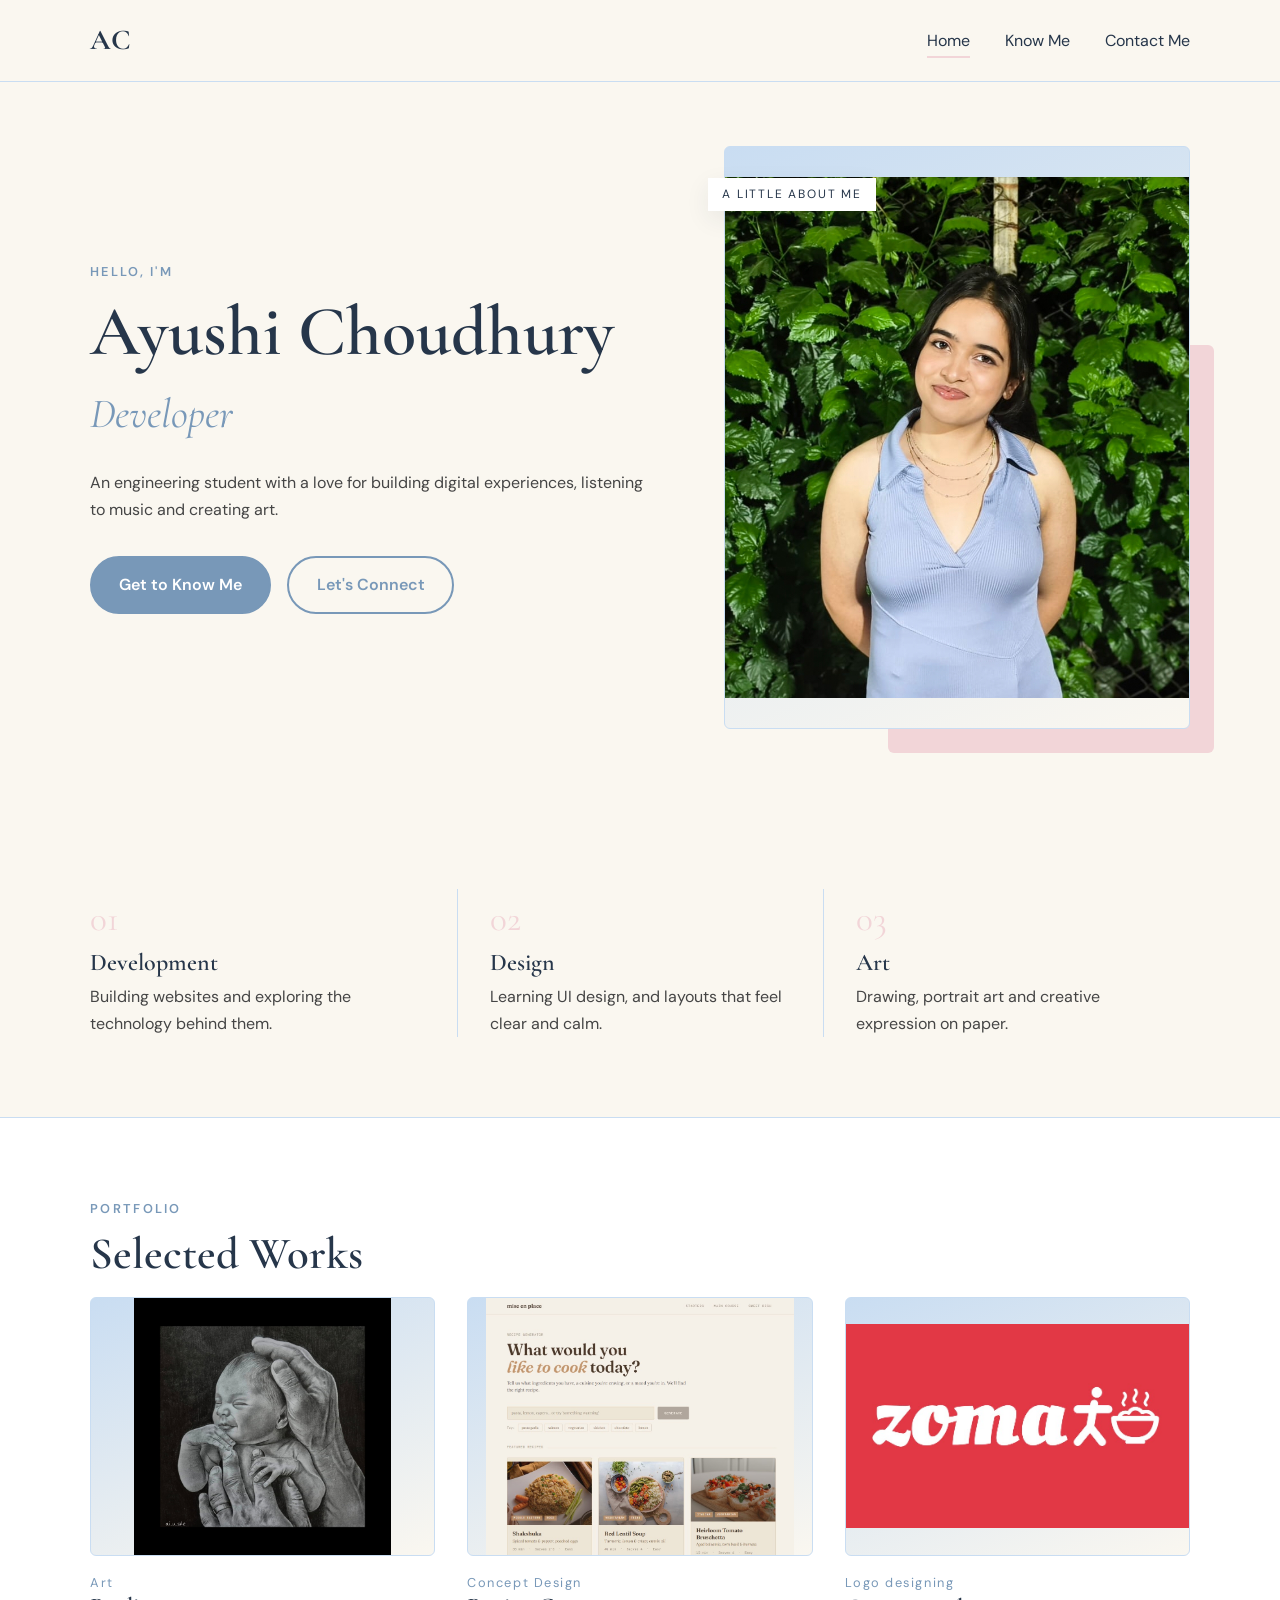
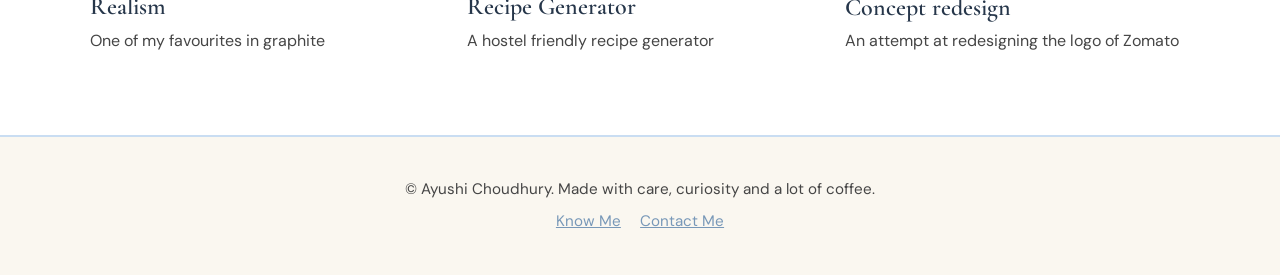
<file: index.html>
<!DOCTYPE html>
<html lang="en"><head><meta charset="UTF-8"><meta name="viewport" content="width=device-width, initial-scale=1.0">
<title>ayushi | Portfolio</title>

<link rel="preconnect" href="https://fonts.googleapis.com"><link rel="preconnect" href="https://fonts.gstatic.com" crossorigin>
<link href="https://fonts.googleapis.com/css2?family=Cormorant+Garamond:ital,wght@0,600;0,700;1,500&family=DM+Sans:wght@400;600&display=swap" rel="stylesheet">
<link rel="stylesheet" href="style.css"></head>
<body>
<header class="site-header"><nav class="container nav" aria-label="Main">
<a href="index.html" class="logo" aria-label="Home">AC</a>
<button class="menu-toggle" aria-label="Toggle menu" aria-expanded="false">&#9776;</button>
<ul class="nav-links"><li><a href="index.html" class="active" aria-current="page">Home</a></li><li><a href="about.html">Know Me</a></li><li><a href="contact.html">Contact Me</a></li></ul></nav></header>
<main>

<section class="container hero">
<div>
<p class="eyebrow">HELLO, I'M</p>
<h1>Ayushi Choudhury</h1>
<p class="role-line" aria-label="Developer, Designer and Artist">

<span class="role-wrapper" aria-hidden="true"><span class="role">Developer</span><span class="role">Designer</span><span class="role">Artist</span><span class="role">Musician</span></span></p>
<p>An engineering student with a love for building digital experiences, listening to music and creating art.</p>
<div class="button-row"><a class="btn btn-filled" href="about.html">Get to Know Me</a><a class="btn btn-outline" href="contact.html">Let's Connect</a></div>
</div>
<div class="portrait-wrap"><span class="portrait-label">A LITTLE ABOUT ME</span>

<div class="img-frame portrait"><span>Your photo here</span><img src="pictures/profile2.jpeg" alt="Portrait of ayushi" onerror="this.style.display='none'"></div></div>
</section>
<!-- WHAT I DO -->
<section class="container reveal"><div class="pillars">
<article class="pillar"><p class="num">01</p><h3>Development</h3><p>Building websites and exploring the technology behind them.</p></article>
<article class="pillar"><p class="num">02</p><h3>Design</h3><p>Learning UI design, and layouts that feel clear and calm.</p></article>
<article class="pillar"><p class="num">03</p><h3>Art</h3><p>Drawing, portrait art and creative expression on paper.</p></a></article>
</div></section>
<!-- SELECTED WORKS -->
<div class="band"><section class="container reveal"><p class="eyebrow">PORTFOLIO</p><h2>Selected Works</h2>
<div class="works">
<article class="work"><div class="img-frame "><span>Project image</span><img src="art portfolio/images/5.jpeg" alt="Screenshot of project one" onerror="this.style.display='none'"></div><p class="category">Art</p><h3>Realism</h3><p>One of my favourites in graphite</p></article>
<article class="work"><div class="img-frame "><span>Project image</span><img src="pictures/ss1.jpg" alt="Screenshot of project two" onerror="this.style.display='none'"></div><p class="category">Concept Design</p><h3>Recipe Generator</h3><p>A hostel friendly recipe generator</p></article>
<article class="work"><div class="img-frame "><span>Project image</span><img src="pictures/ss2.jpg" alt="Screenshot of project three" onerror="this.style.display='none'"></div><p class="category">Logo designing</p><h3>Concept redesign</h3><p>An attempt at redesigning the logo of Zomato</p></article>
</div></section></div>
</main>
<footer class="site-footer"><p style="margin:auto">&copy; Ayushi Choudhury. Made with care, curiosity and a lot of coffee.</p>
<p style="margin:.4rem auto 0"><a href="about.html">Know Me</a><a href="contact.html">Contact Me</a></p></footer>
<script src="script.js"></script>
</body></html>
</file>
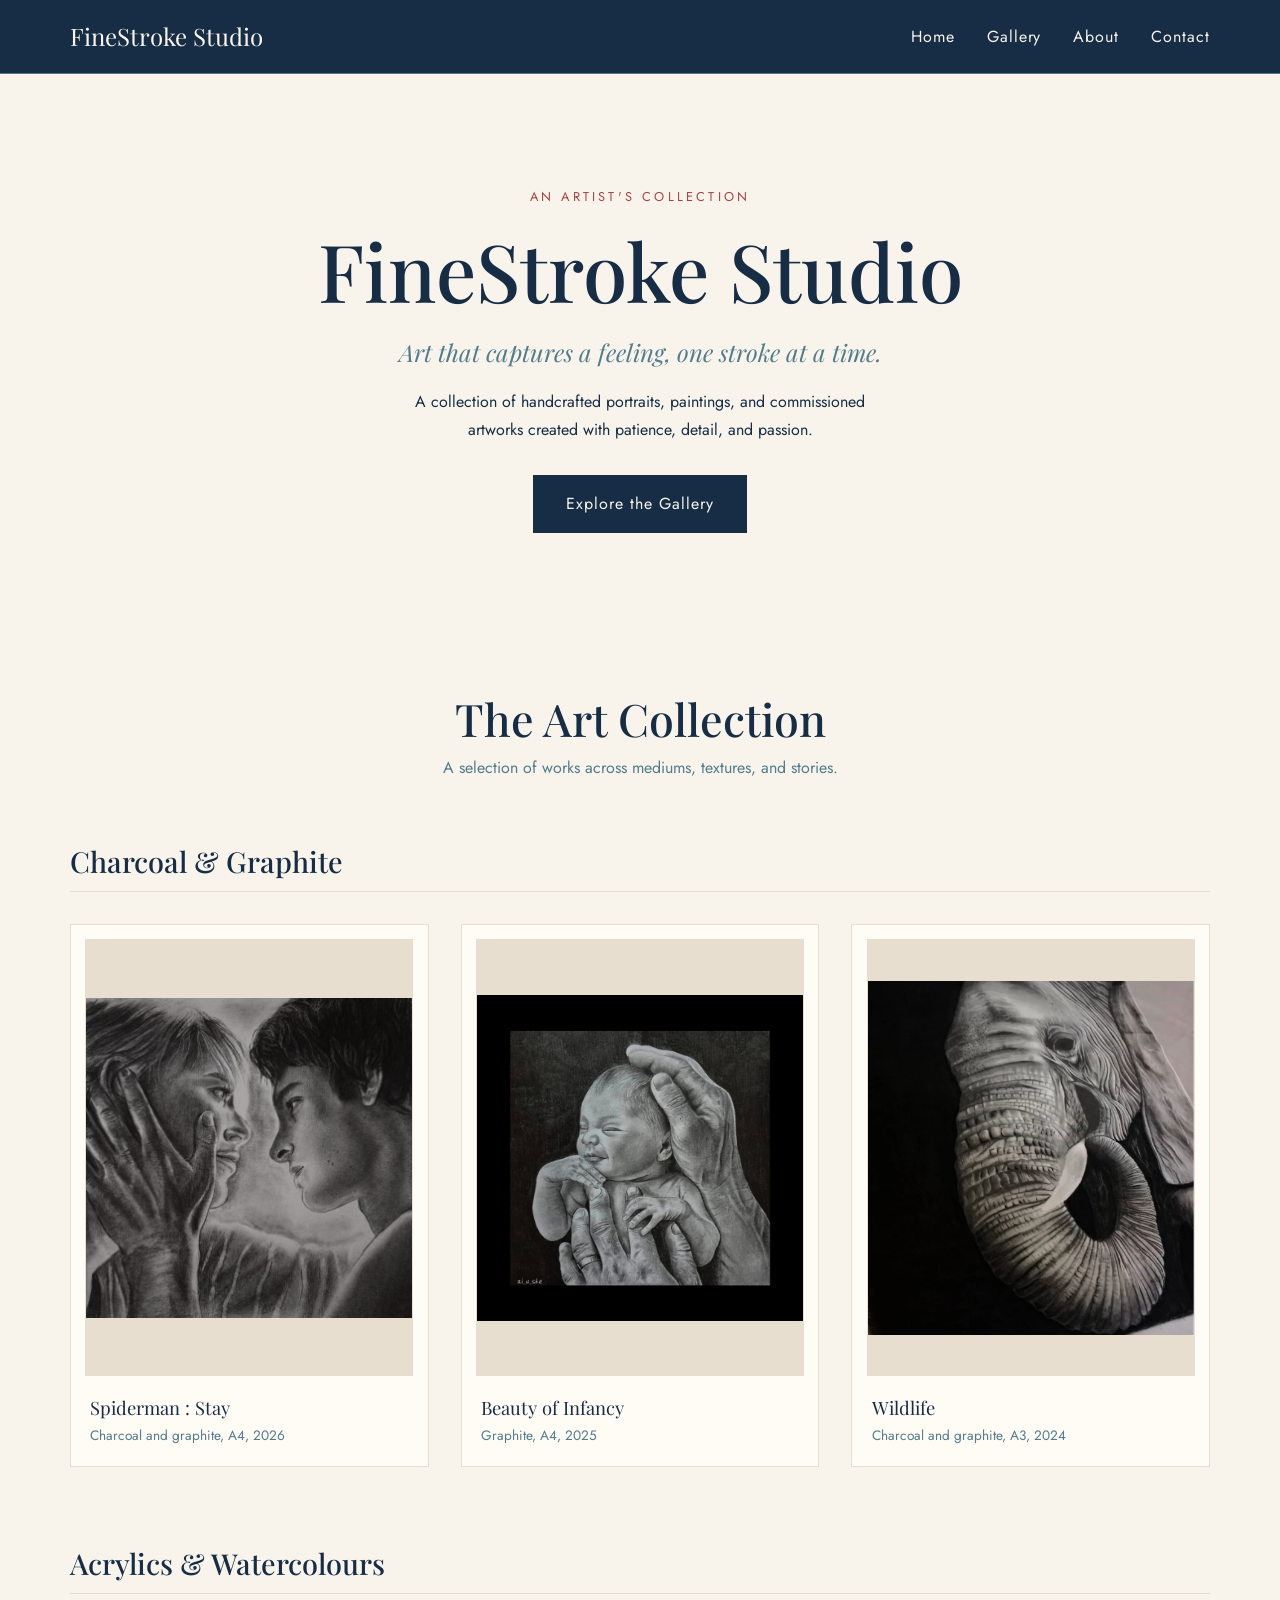
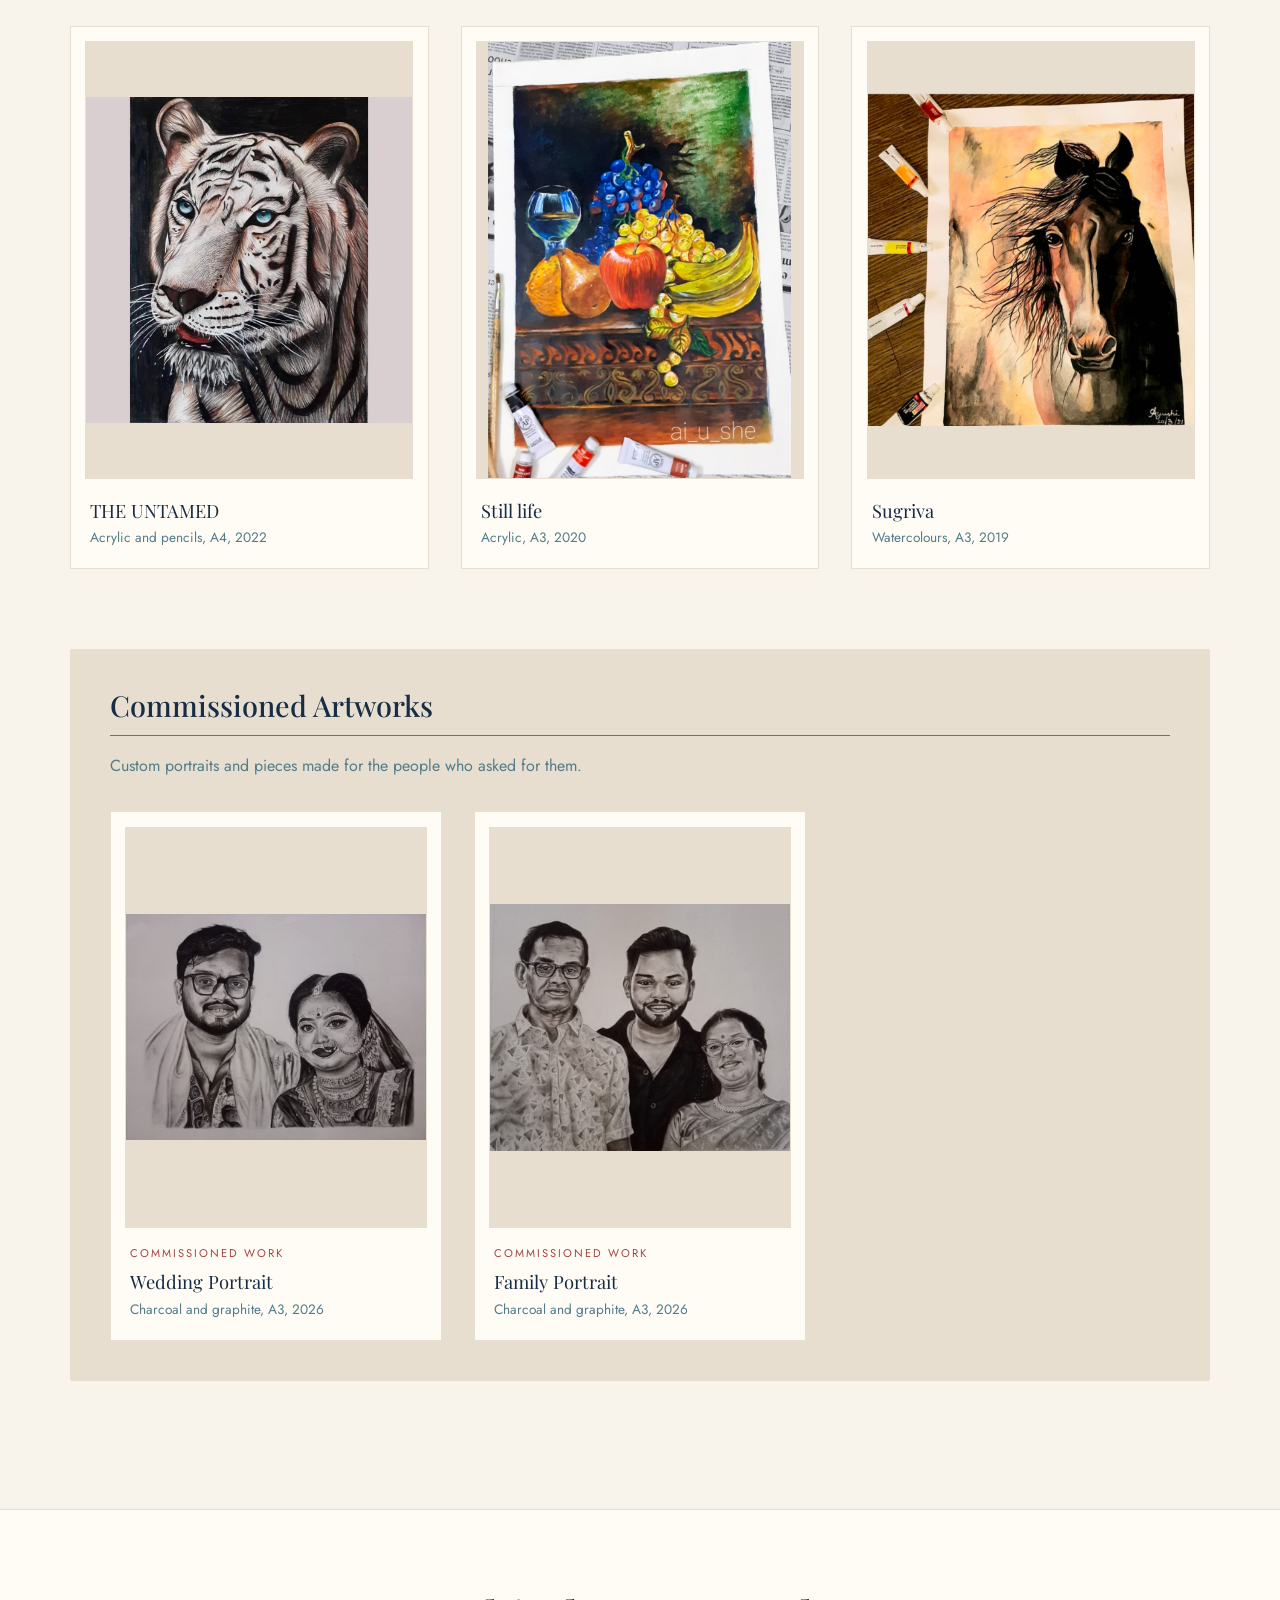
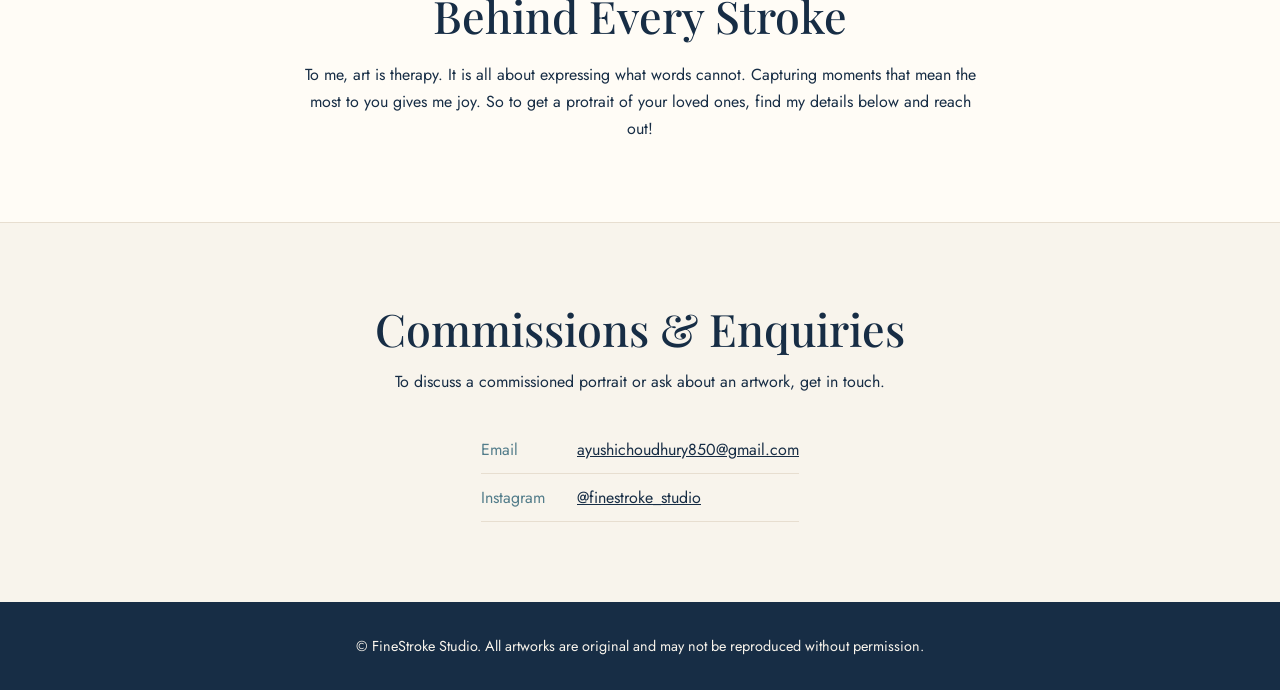
<file: art portfolio/index.html>
<!DOCTYPE html>
<html lang="en">
<head>
<meta charset="UTF-8"><meta name="viewport" content="width=device-width, initial-scale=1.0">
<title>FineStroke Studio | Art Gallery</title>
<link rel="preconnect" href="https://fonts.googleapis.com"><link rel="preconnect" href="https://fonts.gstatic.com" crossorigin>
<link href="https://fonts.googleapis.com/css2?family=Playfair+Display:ital,wght@0,500;0,700;1,500&family=Jost:wght@400;500&display=swap" rel="stylesheet">
<link rel="stylesheet" href="style.css">
</head>
<body>

<header class="site-header"><nav class="nav container" aria-label="Main">
<a class="brand" href="#home">FineStroke Studio</a>
<ul class="nav-links"><li><a href="#home">Home</a></li><li><a href="#gallery">Gallery</a></li><li><a href="#about">About</a></li><li><a href="#contact">Contact</a></li></ul>
</nav></header>
<main>
<section class="hero container" id="home">
<div class="hero-text">
<p class="eyebrow">An Artist's Collection</p>
<h1>FineStroke Studio</h1>
<p class="tagline">Art that captures a feeling, one stroke at a time.</p>
<p class="hero-description">A collection of handcrafted portraits, paintings, and commissioned artworks created with patience, detail, and passion.</p>
<a class="button" href="#gallery">Explore the Gallery</a>
</section>
<section class="gallery container" id="gallery">
<header class="section-heading"><h2>The Art Collection</h2><p>A selection of works across mediums, textures, and stories.</p></header>

<div class="category"><h3 class="category-title">Charcoal &amp; Graphite</h3>
<div class="art-grid">
<figure class="art-card">

<div class="art-frame"><div class="art-image" role="img" aria-label="[Artwork title 1]" style="--art:url('images/3.jpeg')"></div></div>
<figcaption><span class="art-title">Spiderman : Stay</span><span class="art-meta">Charcoal and graphite, A4, 2026</span></figcaption></figure>
<figure class="art-card">

<div class="art-frame"><div class="art-image" role="img" aria-label="[Artwork title 2]" style="--art:url('images/5.jpeg')"></div></div>
<figcaption><span class="art-title">Beauty of Infancy</span><span class="art-meta">Graphite, A4, 2025</span></figcaption></figure>
<figure class="art-card">

<div class="art-frame"><div class="art-image" role="img" aria-label="[Artwork title 3]" style="--art:url('images/10.jpeg')"></div></div>
<figcaption><span class="art-title">Wildlife</span><span class="art-meta">Charcoal and graphite, A3, 2024</span></figcaption></figure>
</div></div>

<div class="category"><h3 class="category-title">Acrylics &amp; Watercolours</h3>
<div class="art-grid">
<figure class="art-card">

<div class="art-frame"><div class="art-image" role="img" aria-label="[Artwork title 1]" style="--art:url('images/2.jpeg')"></div></div>
<figcaption><span class="art-title">THE UNTAMED</span><span class="art-meta">Acrylic and pencils, A4, 2022</span></figcaption></figure>
<figure class="art-card">

<div class="art-frame"><div class="art-image" role="img" aria-label="[Artwork title 2]" style="--art:url('images/7.jpeg')"></div></div>
<figcaption><span class="art-title">Still life</span><span class="art-meta">Acrylic, A3, 2020</span></figcaption></figure>
<figure class="art-card">

<div class="art-frame"><div class="art-image" role="img" aria-label="[Artwork title 3]" style="--art:url('images/9.jpeg')"></div></div>
<figcaption><span class="art-title">Sugriva</span><span class="art-meta">Watercolours, A3, 2019</span></figcaption></figure>
</div></div>

<div class="category commissioned"><h3 class="category-title">Commissioned Artworks</h3>
<p class="category-note">Custom portraits and pieces made for the people who asked for them.</p>
<div class="art-grid">
<figure class="art-card">

<div class="art-frame"><div class="art-image" role="img" aria-label="[Portrait title 1]" style="--art:url('images/1.jpeg')"></div></div>
<figcaption><span class="commission-label">Commissioned Work</span><span class="art-title">Wedding Portrait</span><span class="art-meta">Charcoal and graphite, A3, 2026</span></figcaption></figure>
<figure class="art-card">

<div class="art-frame"><div class="art-image" role="img" aria-label="[Portrait title 2]" style="--art:url('images/4.jpeg')"></div></div>
<figcaption><span class="commission-label">Commissioned Work</span><span class="art-title">Family Portrait</span><span class="art-meta">Charcoal and graphite, A3, 2026</span></figcaption></figure>

</section>
<section class="about" id="about"><div class="container about-inner">
<h2>Behind Every Stroke</h2>

<p>To me, art is therapy. It is all about expressing what words cannot. Capturing moments that mean the most to you gives me joy. So to get a protrait of your loved ones, find my details below and reach out!</p>
</div></section>
<!-- CONTACT -->
<section class="contact container" id="contact">
<h2>Commissions &amp; Enquiries</h2>
<p>To discuss a commissioned portrait or ask about an artwork, get in touch.</p>
<ul class="contact-list">
<li><span>Email</span><a href="mailto:your.email@example.com">ayushichoudhury850@gmail.com</a></li>
<li><span>Instagram</span><a href="https://www.instagram.com/finestroke_studio" target="_blank" rel="noopener">@finestroke_studio</a></li>
</ul>
</section>
</main>
<footer class="site-footer"><p>&copy; FineStroke Studio. All artworks are original and may not be reproduced without permission.</p></footer>
</body></html>
</file>
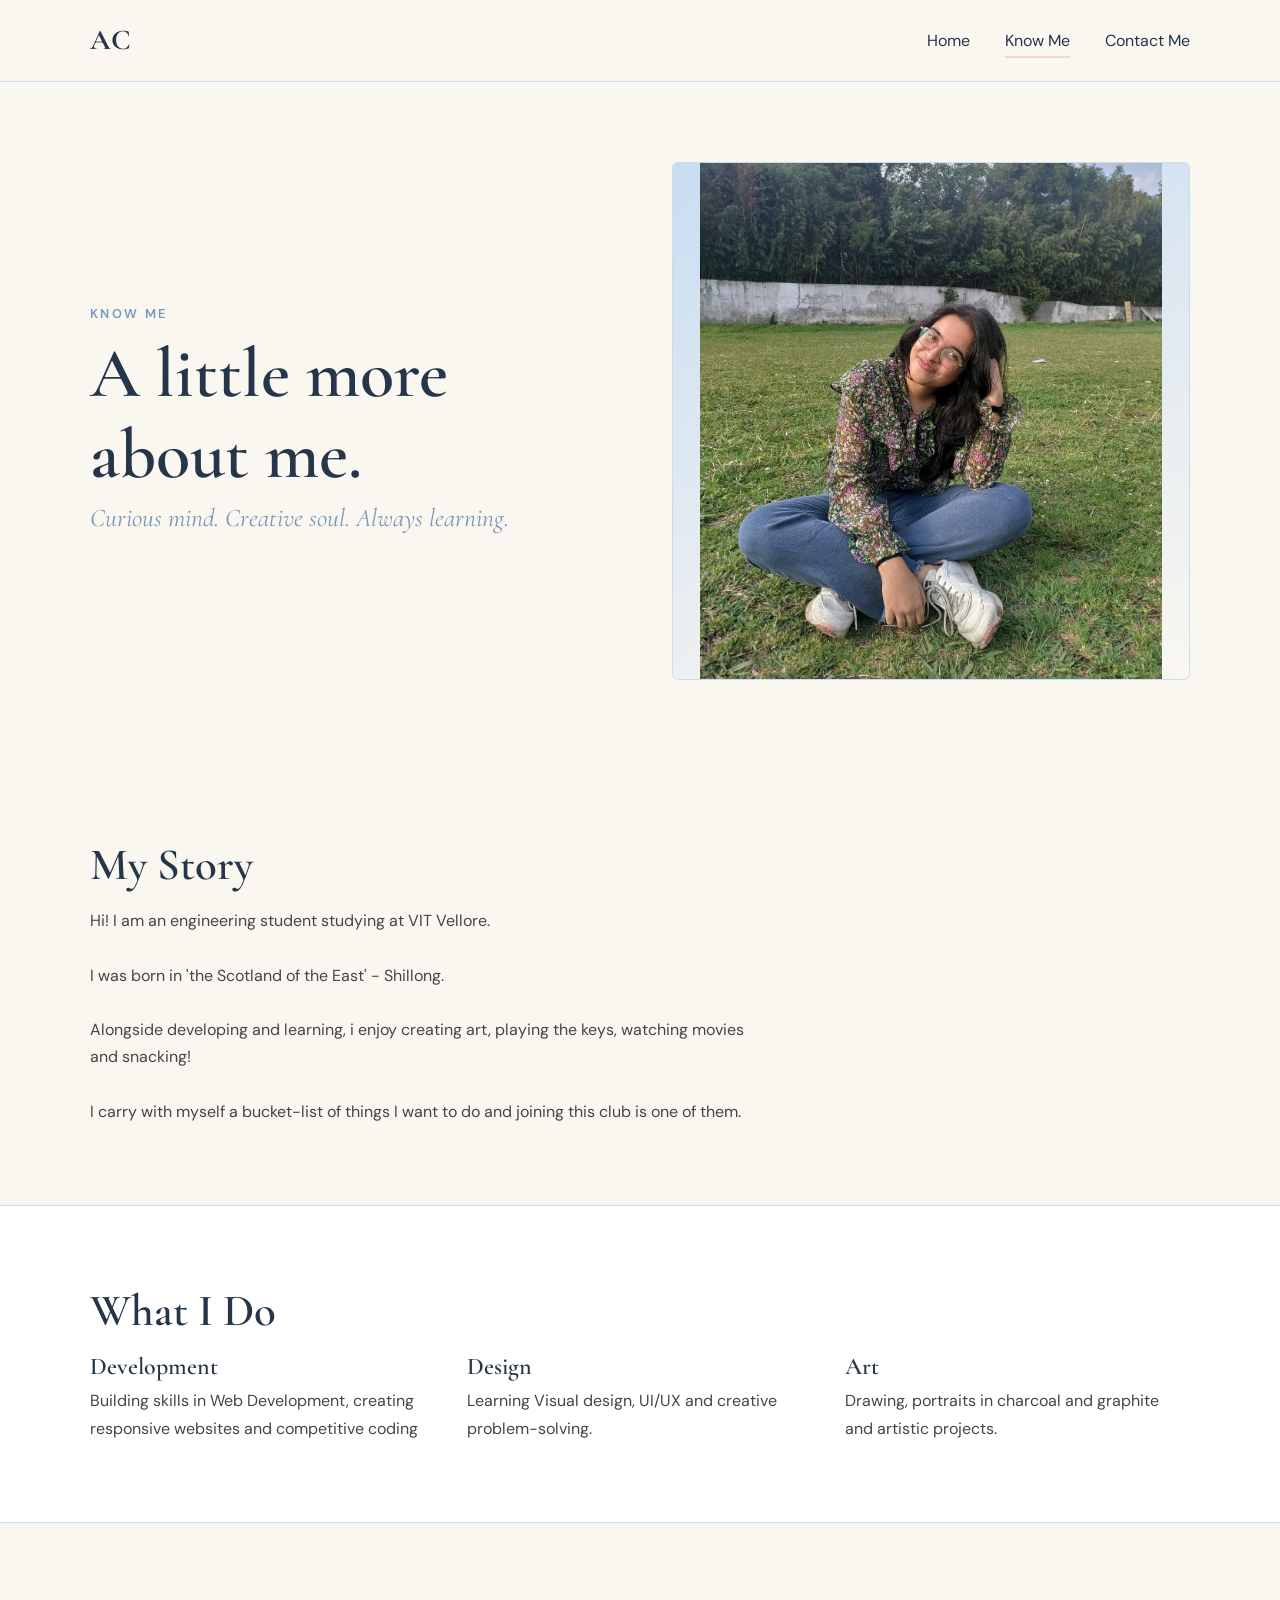
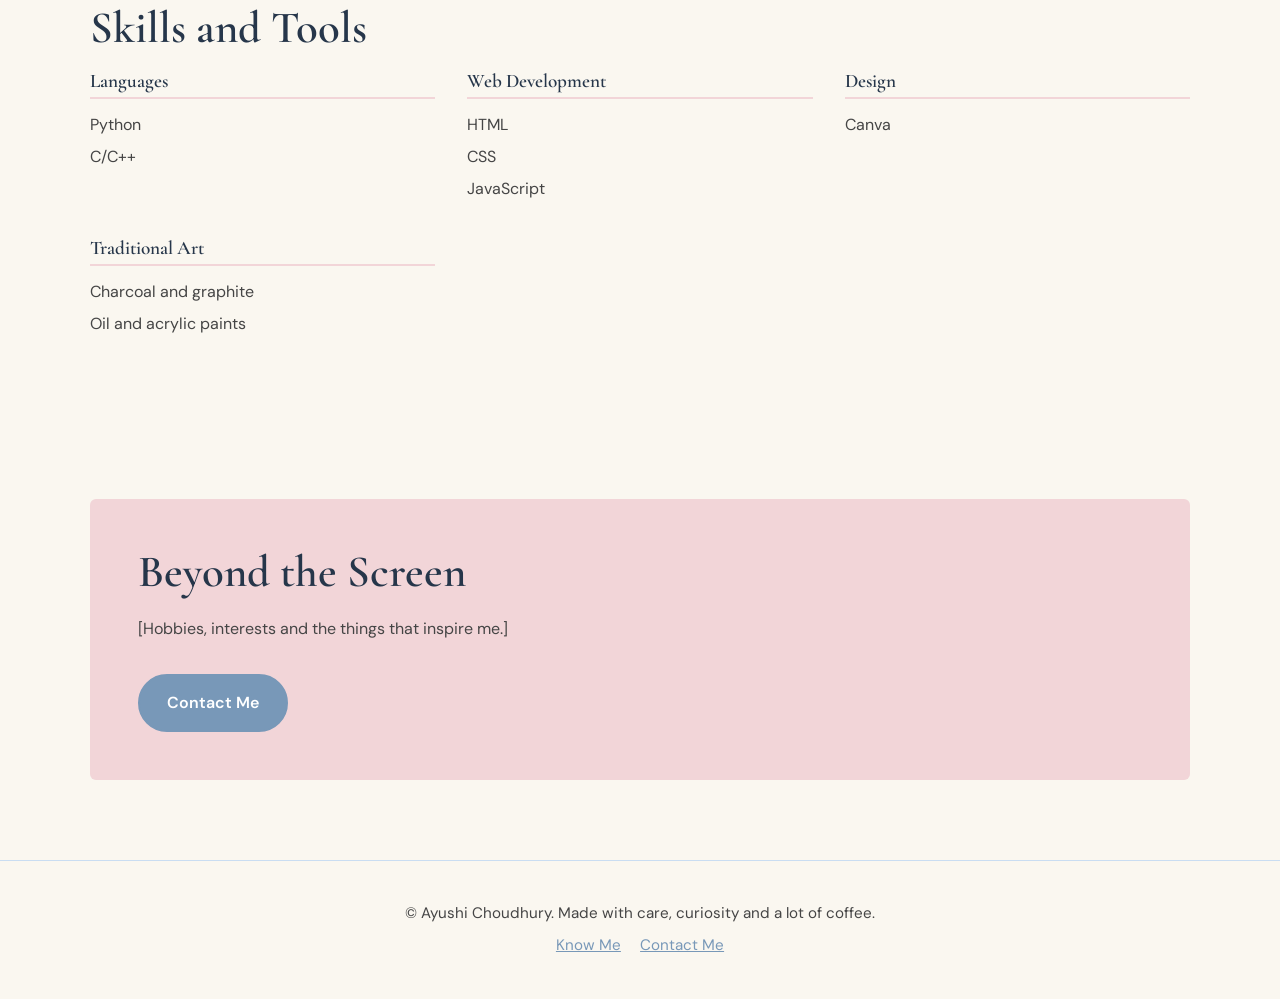
<file: about.html>
<!DOCTYPE html>
<html lang="en"><head><meta charset="UTF-8"><meta name="viewport" content="width=device-width, initial-scale=1.0">
<title>Know Me | Ayushi</title>
<!-- Google Fonts: the site falls back to Georgia / system fonts if these fail to load -->
<link rel="preconnect" href="https://fonts.googleapis.com"><link rel="preconnect" href="https://fonts.gstatic.com" crossorigin>
<link href="https://fonts.googleapis.com/css2?family=Cormorant+Garamond:ital,wght@0,600;0,700;1,500&family=DM+Sans:wght@400;600&display=swap" rel="stylesheet">
<link rel="stylesheet" href="style.css"></head>
<body>
<header class="site-header"><nav class="container nav" aria-label="Main">
<a href="index.html" class="logo" aria-label="Home">AC</a>
<button class="menu-toggle" aria-label="Toggle menu" aria-expanded="false">&#9776;</button>
<ul class="nav-links"><li><a href="index.html">Home</a></li><li><a href="about.html" class="active" aria-current="page">Know Me</a></li><li><a href="contact.html">Contact Me</a></li></ul></nav></header>
<main>
<section class="container page-intro">
<div><p class="eyebrow">KNOW ME</p><h1>A little more about me.</h1><p class="tagline">Curious mind. Creative soul. Always learning.</p></div>
<div class="img-frame about-photo"><img src="pictures/abt2.jpeg"  onerror="this.style.display='none'"></div>
</section>
<section class="container reveal"><h2>My Story</h2>
<p>Hi! I am an engineering student studying at VIT Vellore.</p><br>
<p>I was born in 'the Scotland of the East' - Shillong. </p><br>
<p>Alongside developing and learning, i enjoy creating art, playing the keys, watching movies and snacking! </p><br>
<p>I carry with myself a bucket-list of things I want to do and joining this club is one of them. </p></section>
<div class="band"><section class="container reveal"><h2>What I Do</h2><div class="cols-3">
<article><h3>Development</h3><p>Building skills in Web Development, creating responsive websites and competitive coding </p></article>
<article><h3>Design</h3><p>Learning Visual design, UI/UX and creative problem-solving.</p></article>
<article><h3>Art</h3><p>Drawing, portraits in charcoal and graphite and artistic projects.</p></article></div></section></div>
<section class="container reveal"><h2>Skills and Tools</h2><div class="cols-3">
<!-- To add a skill, copy one <li> line. To remove one, delete it. -->
<div class="skill-group"><h3>Languages</h3><ul><li>Python</li><li>C/C++</li></ul></div>
<div class="skill-group"><h3>Web Development</h3><ul><li>HTML</li><li>CSS</li><li>JavaScript</li></ul></div>
<div class="skill-group"><h3>Design</h3><ul><li>Canva</li></ul></div>
<div class="skill-group"><h3>Traditional Art</h3><ul><li>Charcoal and graphite</li><li>Oil and acrylic paints</li></ul></div></div></section>
<section class="container reveal"><div class="beyond"><h2>Beyond the Screen</h2>
<p>[Hobbies, interests and the things that inspire me.]</p>
<div class="button-row"><a class="btn btn-filled" href="contact.html">Contact Me</a></div></div></section>
</main>
<footer class="site-footer"><p style="margin:auto">&copy; Ayushi Choudhury. Made with care, curiosity and a lot of coffee.</p>
<p style="margin:.4rem auto 0"><a href="about.html">Know Me</a><a href="contact.html">Contact Me</a></p></footer>
<script src="script.js"></script>
</body></html>
</file>
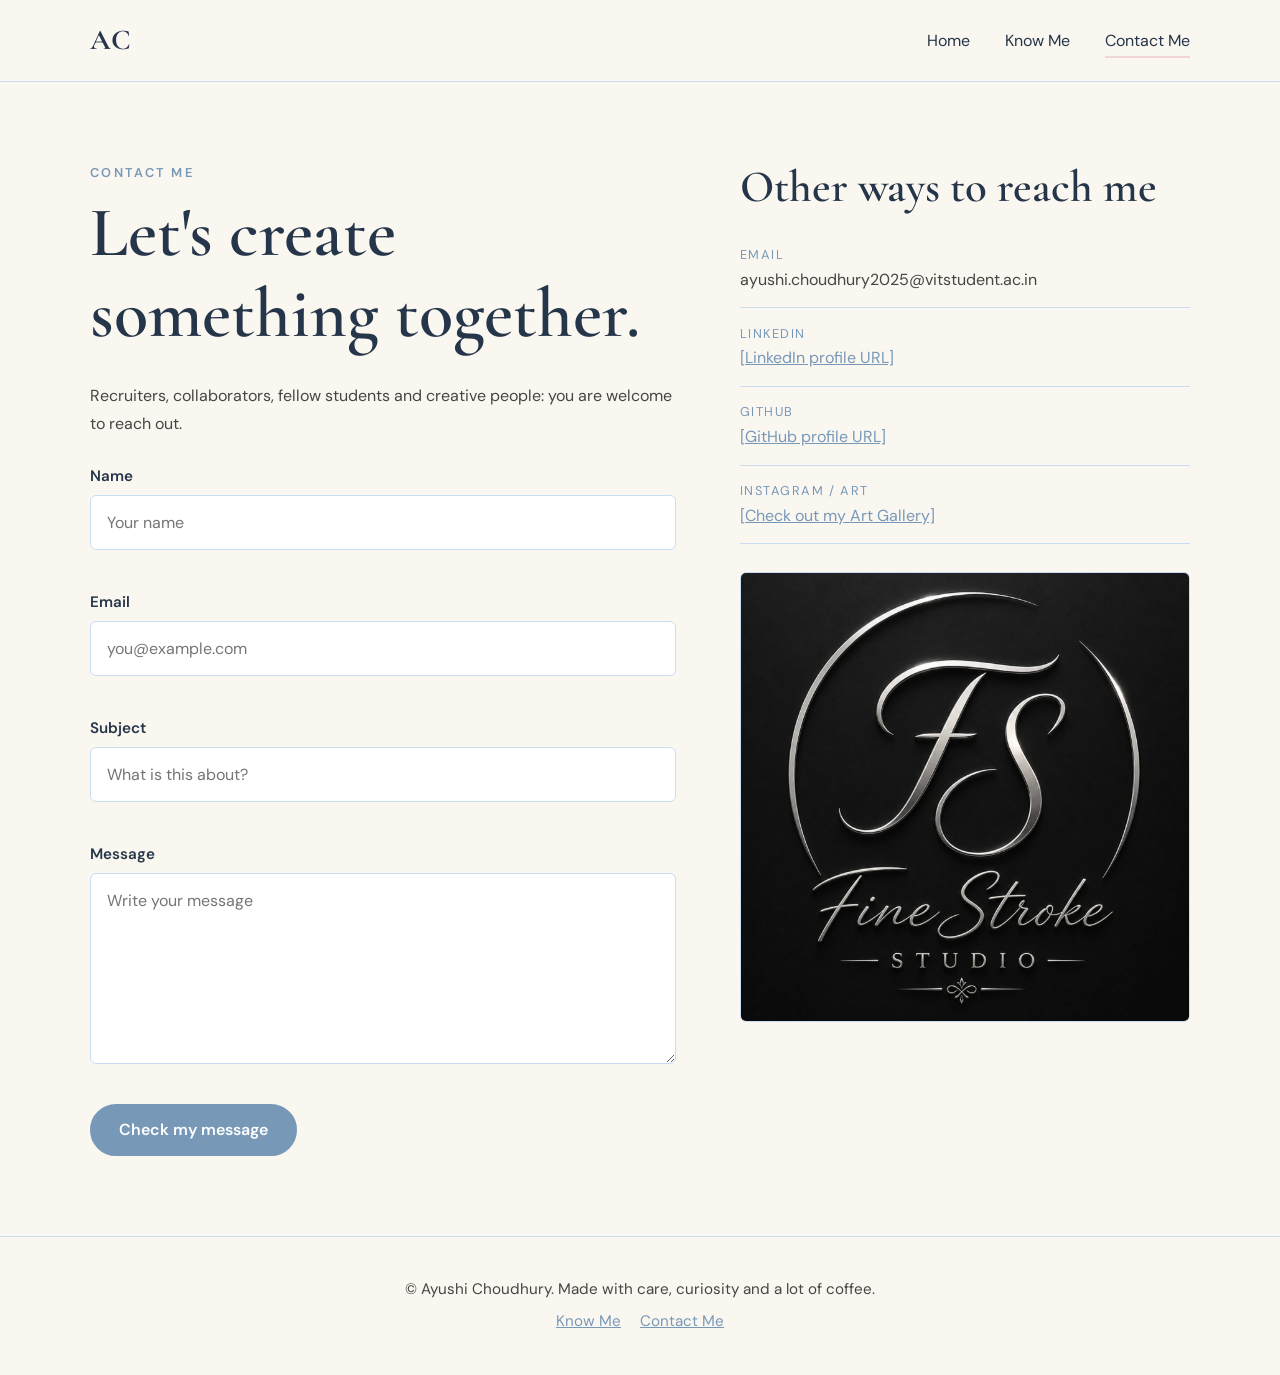
<file: contact.html>
<!DOCTYPE html>
<html lang="en"><head><meta charset="UTF-8"><meta name="viewport" content="width=device-width, initial-scale=1.0">
<title>Contact Me | Ayushi</title>

<link rel="preconnect" href="https://fonts.googleapis.com"><link rel="preconnect" href="https://fonts.gstatic.com" crossorigin>
<link href="https://fonts.googleapis.com/css2?family=Cormorant+Garamond:ital,wght@0,600;0,700;1,500&family=DM+Sans:wght@400;600&display=swap" rel="stylesheet">
<link rel="stylesheet" href="style.css"></head>
<body>
<header class="site-header"><nav class="container nav" aria-label="Main">
<a href="index.html" class="logo" aria-label="Home">AC</a><!-- Replace YN with your initials -->
<button class="menu-toggle" aria-label="Toggle menu" aria-expanded="false">&#9776;</button>
<ul class="nav-links"><li><a href="index.html">Home</a></li><li><a href="about.html">Know Me</a></li><li><a href="contact.html" class="active" aria-current="page">Contact Me</a></li></ul></nav></header>
<main>
<section class="container contact-grid">
<div><p class="eyebrow">CONTACT ME</p><h1>Let's create something together.</h1><br>
<p>Recruiters, collaborators, fellow students and creative people: you are welcome to reach out.</p><br>

<form id="contact-form" novalidate>
<div class="form-field"><label for="name">Name</label><input id="name" name="name" type="text" placeholder="Your name" autocomplete="name"><span class="field-error" id="name-error"></span></div>
<div class="form-field"><label for="email">Email</label><input id="email" name="email" type="email" placeholder="you@example.com" autocomplete="email"><span class="field-error" id="email-error"></span></div>
<div class="form-field"><label for="subject">Subject</label><input id="subject" name="subject" type="text" placeholder="What is this about?"><span class="field-error" id="subject-error"></span></div>
<div class="form-field"><label for="message">Message</label><textarea id="message" name="message" rows="6" placeholder="Write your message"></textarea><span class="field-error" id="message-error"></span></div>
<button class="btn btn-filled" type="submit">Check my message</button>
<div id="form-message" class="form-message" role="status" aria-live="polite"></div>
</form></div>
<aside><h2>Other ways to reach me</h2><ul class="contact-list">
<li><span>EMAIL</span>ayushi.choudhury2025@vitstudent.ac.in</li>
<li><span>LINKEDIN</span><a href="https://www.linkedin.com/in/ayushi-choudhury-95152328a/?isSelfProfile=true">[LinkedIn profile URL]</a></li>
<li><span>GITHUB</span><a href="https://github.com/ayushichoudhury850-a11y">[GitHub profile URL]</a></li>
<li><span>INSTAGRAM / ART</span><a href="art%20portfolio/index.html">[Check out my Art Gallery]</a></li></ul>

<br><div class="img-frame about-photo"><span>Artwork here</span><img src="pictures/poster.jpeg" alt="Featured artwork" onerror="this.style.display='none'"></div></aside>
</section>
</main>
<footer class="site-footer"><p style="margin:auto">&copy; Ayushi Choudhury. Made with care, curiosity and a lot of coffee.</p>
<p style="margin:.4rem auto 0"><a href="about.html">Know Me</a><a href="contact.html">Contact Me</a></p></footer>
<script src="script.js"></script>
</body></html>
</file>
<file: style.css>
/*  Design tokens:  */
:root{
  --cream:#FAF7F0; --blue:#C9DDF2; --dusty:#7898B8; --pink:#F2D5D8;
  --navy:#26364A; --text:#454545; --white:#FFFFFF;
  --serif:"Cormorant Garamond",Georgia,"Times New Roman",serif;
  --sans:"DM Sans",system-ui,-apple-system,"Segoe UI",Arial,sans-serif;
  --shadow:0 8px 24px rgba(38,54,74,.08); --max:1100px;
}
/*  Base  */
*{box-sizing:border-box;margin:0;padding:0}
html{scroll-behavior:smooth}
body{font-family:var(--sans);background:var(--cream);color:var(--text);line-height:1.7;overflow-x:hidden}
h1,h2,h3{font-family:var(--serif);color:var(--navy);font-weight:600;line-height:1.15}
h1{font-size:clamp(2.6rem,6vw,4.4rem)} h2{font-size:clamp(1.9rem,4vw,2.8rem);margin-bottom:1rem} h3{font-size:1.5rem;margin-bottom:.4rem}
a{color:var(--dusty)} p{max-width:62ch}
:focus-visible{outline:3px solid var(--dusty);outline-offset:3px}
.container{width:min(var(--max),100% - 3rem);margin-inline:auto}
section{padding:5rem 0}
.eyebrow{font-size:.8rem;letter-spacing:.18em;color:var(--dusty);font-weight:600;margin-bottom:.6rem}
/*  Navigation  */
.site-header{position:sticky;top:0;z-index:10;background:rgba(250,247,240,.92);backdrop-filter:blur(8px);border-bottom:1px solid var(--blue)}
.nav{display:flex;align-items:center;justify-content:space-between;padding:1rem 0}
.logo{font-family:var(--serif);font-size:1.8rem;color:var(--navy);text-decoration:none;font-weight:700}
.nav-links{display:flex;gap:2.2rem;list-style:none}
.nav-links a{color:var(--navy);text-decoration:none;padding:.3rem 0;border-bottom:2px solid transparent;transition:border-color .25s,color .25s}
.nav-links a:hover{color:var(--dusty)}
.nav-links a.active{border-bottom-color:var(--pink)} /* active page underline */
.menu-toggle{display:none;background:none;border:1px solid var(--blue);border-radius:6px;padding:.5rem .7rem;color:var(--navy);font-size:1.1rem;cursor:pointer}
/*  Buttons  */
.btn{display:inline-block;padding:.85rem 1.7rem;border-radius:999px;border:2px solid var(--dusty);text-decoration:none;font-weight:600;font-family:var(--sans);font-size:1rem;cursor:pointer;transition:transform .25s,background .25s,color .25s,box-shadow .25s}
.btn-filled{background:var(--dusty);color:var(--white)} .btn-filled:hover{background:var(--navy);border-color:var(--navy);transform:translateY(-2px);box-shadow:var(--shadow)}
.btn-outline{background:transparent;color:var(--dusty)} .btn-outline:hover{background:var(--blue);color:var(--navy);transform:translateY(-2px)}
.button-row{display:flex;gap:1rem;flex-wrap:wrap;margin-top:2rem}
/*  Hero  */
.hero{display:grid;grid-template-columns:1.1fr .9fr;gap:4rem;align-items:center;padding-top:4rem}
.role-line{font-family:var(--serif);font-size:clamp(1.8rem,4vw,2.6rem);color:var(--dusty);font-style:italic;margin:.4rem 0 1.2rem}

.role-wrapper{display:inline-grid;vertical-align:bottom;overflow:hidden}
.role{grid-area:1/1;opacity:0;transform:translateY(60%);transition:opacity .6s,transform .6s}
.role.active{opacity:1;transform:none}

.img-frame{position:relative;background:linear-gradient(160deg,var(--blue),var(--cream));border:1px solid var(--blue);border-radius:6px;overflow:hidden;display:flex;align-items:center;justify-content:center;color:var(--dusty);font-size:.9rem}
.img-frame img{position:absolute;inset:0;width:100%;height:100%;object-fit:contain}
.portrait{aspect-ratio:4/5;position:relative}
.portrait-wrap{position:relative}
.portrait-wrap::before{content:"";position:absolute;width:70%;height:70%;right:-1.5rem;bottom:-1.5rem;background:var(--pink);border-radius:6px;z-index:-1}
.portrait-label{position:absolute;left:-1rem;top:2rem;background:var(--white);padding:.4rem .9rem;font-size:.75rem;letter-spacing:.15em;box-shadow:var(--shadow);color:var(--navy);z-index:2}

.pillars{display:grid;grid-template-columns:repeat(3,1fr)}
.pillar{padding:0 2rem;border-left:1px solid var(--blue)} .pillar:first-child{border-left:0;padding-left:0}
.pillar .num{font-family:var(--serif);font-size:2.2rem;color:var(--pink)}
.placeholder-link{display:inline-block;margin-top:.8rem;font-size:.9rem}

.works{display:grid;grid-template-columns:repeat(3,1fr);gap:2rem}
.work .img-frame{aspect-ratio:4/3;margin-bottom:1rem}
.work .category{font-size:.8rem;letter-spacing:.12em;color:var(--dusty)}
.band{background:var(--white);border-block:1px solid var(--blue)}

.page-intro{display:grid;grid-template-columns:1fr 1fr;gap:4rem;align-items:center}
.about-photo{aspect-ratio:  1/1;}
.tagline{font-family:var(--serif);font-style:italic;font-size:1.6rem;color:var(--dusty)}
.cols-3{display:grid;grid-template-columns:repeat(3,1fr);gap:2rem}
.skill-group h3{font-size:1.2rem;border-bottom:2px solid var(--pink);padding-bottom:.3rem;margin-bottom:.6rem}
.skill-group ul{list-style:none} .skill-group li{padding:.15rem 0}
.beyond{background:var(--pink);border-radius:6px;padding:3rem}
.beyond h2,.beyond p{max-width:none}

.contact-grid{display:grid;grid-template-columns:1.3fr 1fr;gap:4rem}
.form-field{margin-bottom:1.2rem;display:flex;flex-direction:column;gap:.35rem}
label{font-weight:600;color:var(--navy);font-size:.95rem}
input,textarea{font:inherit;padding:.8rem 1rem;border:1px solid var(--blue);border-radius:6px;background:var(--white);color:var(--text);transition:border-color .25s,box-shadow .25s}
input:focus,textarea:focus{outline:none;border-color:var(--dusty);box-shadow:0 0 0 3px var(--blue)}
.field-error{color:#a8434f;font-size:.85rem;min-height:1.1em}
.form-message{margin-top:1rem;padding:1rem;border-radius:6px;display:none}
.form-message.show{display:block} .form-message.success{background:var(--blue);color:var(--navy)} .form-message.error{background:var(--pink);color:var(--navy)}
.contact-list{list-style:none} .contact-list li{padding:.9rem 0;border-bottom:1px solid var(--blue)} .contact-list span{display:block;font-size:.8rem;letter-spacing:.12em;color:var(--dusty)}

.site-footer{border-top:1px solid var(--blue);padding:2.5rem 0;text-align:center;font-size:.95rem}
.site-footer a{margin:0 .6rem}

.reveal{opacity:0;transform:translateY(18px);transition:opacity .7s,transform .7s} .reveal.visible{opacity:1;transform:none}

@media(max-width:860px){
  section{padding:3.5rem 0}
  .hero,.page-intro,.contact-grid{grid-template-columns:1fr;gap:3rem}
  .pillars,.works,.cols-3{grid-template-columns:1fr;gap:2rem}
  .pillar{border-left:0;padding:0;border-top:1px solid var(--blue);padding-top:1.5rem} .pillar:first-child{border-top:0;padding-top:0}
  .portrait-label{left:.5rem} .portrait-wrap::before{right:-.6rem;bottom:-.6rem}
  .menu-toggle{display:block}
  .nav-links{display:none;position:absolute;top:100%;left:0;right:0;flex-direction:column;gap:0;background:var(--cream);border-bottom:1px solid var(--blue);padding:.5rem 1.5rem}
  .nav-links.open{display:flex} .nav-links a{display:block;padding:.9rem 0}
  .btn{padding:1rem 1.6rem}
}

@media(prefers-reduced-motion:reduce){*{transition:none!important;animation:none!important;scroll-behavior:auto!important}.reveal{opacity:1;transform:none}}
</file>
<file: art portfolio/style.css>
/* ===== Colour palette and fonts (change them here once) ===== */
:root{
  --cream:#F8F4EC; --ivory:#FFFCF6; --ocean:#527C8A; --navy:#172D45; --brick:#A74343; --beige:#E7DED0;
  --serif:"Playfair Display",Georgia,"Times New Roman",serif;
  --sans:"Jost",system-ui,-apple-system,"Segoe UI",Arial,sans-serif;
}
/* ===== Base styles ===== */
*{box-sizing:border-box;margin:0;padding:0}
html{scroll-behavior:smooth}           /* smooth jump to sections, no JavaScript */
body{font-family:var(--sans);background:var(--cream);color:var(--navy);line-height:1.7;overflow-x:hidden}
h1,h2,h3{font-family:var(--serif);font-weight:500;line-height:1.15}
h1{font-size:clamp(2.8rem,7vw,5rem)}
h2{font-size:clamp(1.9rem,4vw,2.8rem)}
a{color:inherit}
:focus-visible{outline:3px solid var(--ocean);outline-offset:3px}
.container{width:min(1140px,100% - 3rem);margin-inline:auto}
section{scroll-margin-top:5rem}       /* stops the sticky nav covering section titles */
/* ===== Navigation ===== */
.site-header{position:sticky;top:0;z-index:10;background:var(--navy);border-bottom:1px solid var(--ocean)}
.nav{display:flex;flex-wrap:wrap;align-items:center;justify-content:space-between;gap:.5rem 2rem;padding:1rem 0}
.brand{font-family:var(--serif);font-size:1.5rem;color:var(--cream);text-decoration:none}
.nav-links{display:flex;flex-wrap:wrap;gap:.4rem 2rem;list-style:none}
.nav-links a{color:var(--cream);text-decoration:none;letter-spacing:.06em;border-bottom:1px solid transparent;transition:color .25s,border-color .25s}
.nav-links a:hover{color:#9CC3CF;border-bottom-color:var(--brick)}
/* ===== Hero ===== */
.hero{display:grid;grid-template-columns:1fr;justify-items:center;text-align:center;padding:7rem 0}
.eyebrow{text-transform:uppercase;letter-spacing:.25em;font-size:.8rem;color:var(--brick);margin-bottom:1rem}
.tagline{font-family:var(--serif);font-style:italic;font-size:1.5rem;color:var(--ocean);margin:1rem 0}
.hero-description{max-width:46ch;margin:0 auto 2rem}
.button{display:inline-block;padding:.9rem 2rem;background:var(--navy);color:var(--cream);text-decoration:none;letter-spacing:.06em;border:1px solid var(--navy);transition:background .25s,color .25s,border-color .25s}
.button:hover{background:var(--brick);border-color:var(--brick)}

/* ===== Image frames and placeholders =====
   The label is drawn by ::before. The .art-image sits on top and shows your photo.
   If the photo file is missing, the label simply stays visible: no broken images. */
.art-frame{position:relative;background:var(--beige);border:1px solid var(--beige);display:flex;align-items:center;justify-content:center;overflow:hidden}
.art-frame::before{content:"Artwork photo here";color:var(--ocean);font-size:.9rem;letter-spacing:.1em}
.art-image{position:absolute;inset:0;background-image:var(--art);background-repeat:no-repeat;background-position:center;background-size:contain}
/* ".cover" on an .art-image makes it crop instead of fit */
/* ===== Gallery ===== */
.gallery{padding:3rem 0}
.section-heading{text-align:center;margin-bottom:4rem}
.section-heading p{color:var(--ocean);margin-top:.6rem}
.category{margin-bottom:5rem}
.category-title{font-size:1.8rem;padding-bottom:.8rem;margin-bottom:2rem;border-bottom:1px solid var(--beige)}
.category-note{margin:-1rem 0 2rem;color:var(--ocean)}
/* Grid: 3 columns on desktop, 2 on tablet, 1 on mobile (see media queries) */
.art-grid{display:grid;grid-template-columns:repeat(3,1fr);gap:2.5rem 2rem}
.art-card{background:var(--ivory);padding:.9rem;border:1px solid var(--beige);transition:transform .35s,box-shadow .35s}
.art-card:hover{transform:scale(1.02);box-shadow:0 14px 30px rgba(23,45,69,.12)}
.art-card .art-frame{aspect-ratio:3/4}     /* same portrait ratio for every card */
.art-card figcaption{display:flex;flex-direction:column;padding:1rem .3rem .3rem}
.art-title{font-family:var(--serif);font-size:1.15rem}
.art-meta{font-size:.85rem;color:var(--ocean)}
/* Commissioned section: a soft beige panel and a small red label make it feel more personal */
.commissioned{background:var(--beige);padding:2.5rem;border-radius:2px}
.commissioned .category-title{border-bottom-color:var(--ocean)}
.commission-label{text-transform:uppercase;letter-spacing:.18em;font-size:.7rem;color:var(--brick);margin-bottom:.2rem}
/* ===== About ===== */
.about{background:var(--ivory);border-block:1px solid var(--beige);padding:5rem 0;text-align:center}
.about-inner{max-width:680px}
.about h2{margin-bottom:1.2rem}
/* ===== Contact ===== */
.contact{padding:5rem 0;text-align:center}
.contact p{margin:.8rem 0 2rem}
.contact-list{list-style:none;display:inline-block;text-align:left}
.contact-list li{padding:.6rem 0;border-bottom:1px solid var(--beige)}
.contact-list span{display:inline-block;min-width:6rem;color:var(--ocean)}
.contact-list a:hover{color:var(--brick)}
/* ===== Footer ===== */
.site-footer{background:var(--navy);color:var(--cream);text-align:center;padding:2rem 1.5rem;font-size:.9rem}
/* ===== Responsive ===== */
@media(max-width:900px){
  .hero{grid-template-columns:1fr;gap:3rem;padding:3rem 0}
  .art-grid{grid-template-columns:repeat(2,1fr)}
}
@media(max-width:560px){
  .art-grid{grid-template-columns:1fr}
  .commissioned{padding:1.5rem 1rem}
  .nav{justify-content:center;text-align:center}
}
@media(prefers-reduced-motion:reduce){*{transition:none!important;scroll-behavior:auto!important}}
</file>
